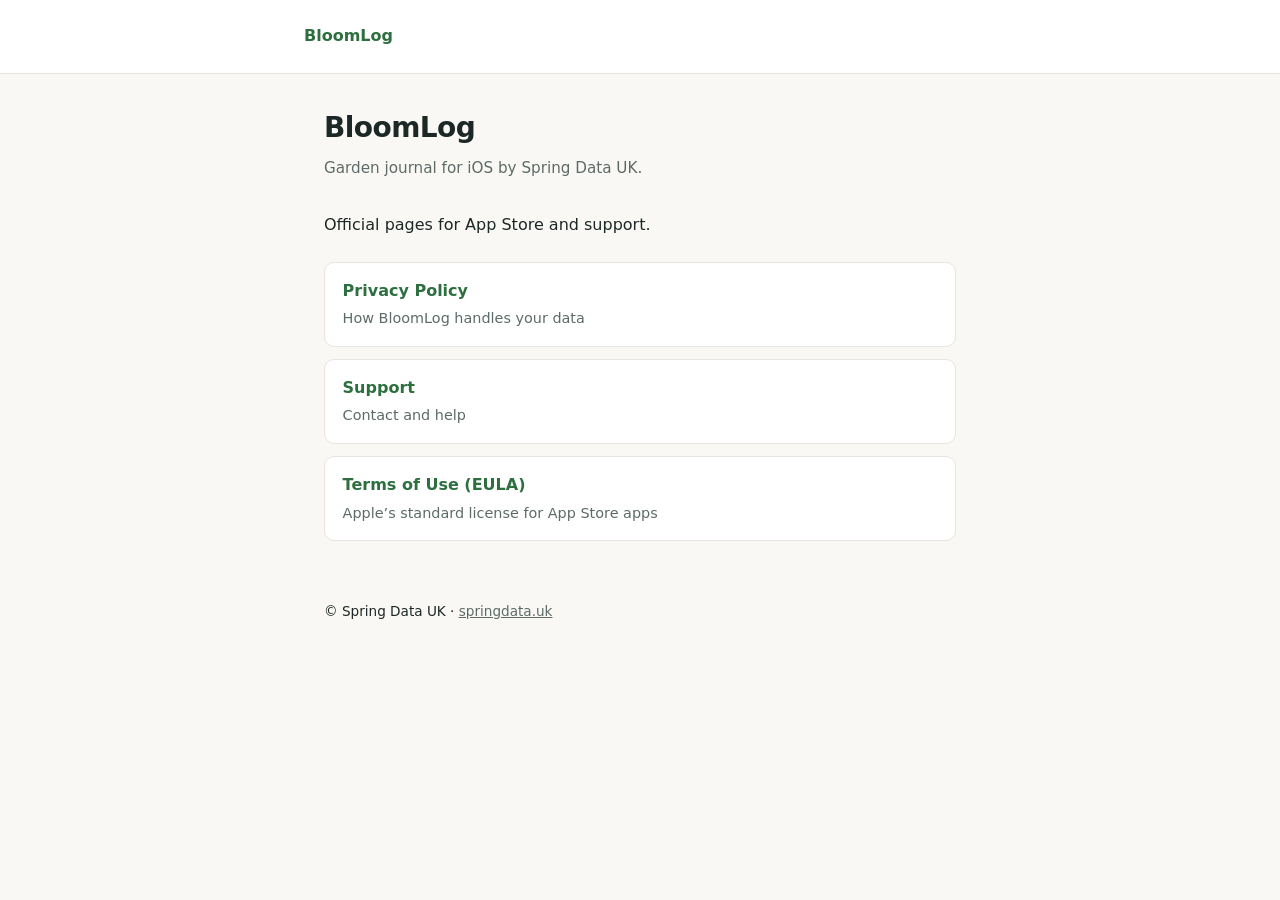
<file: docs/index.html>
<!DOCTYPE html>
<html lang="en">
<head>
  <meta charset="utf-8">
  <meta name="viewport" content="width=device-width, initial-scale=1">
  <title>BloomLog — Spring Data UK</title>
  <meta name="description" content="BloomLog garden journal: privacy policy and support.">
  <link rel="stylesheet" href="css/site.css">
</head>
<body>
  <header>
    <div class="inner">
      <a href="index.html">BloomLog</a>
    </div>
  </header>
  <main>
    <h1>BloomLog</h1>
    <p class="sub">Garden journal for iOS by Spring Data UK.</p>
    <p>Official pages for App Store and support.</p>
    <ul class="card-list">
      <li>
        <a href="privacy.html">
          Privacy Policy
          <span>How BloomLog handles your data</span>
        </a>
      </li>
      <li>
        <a href="support.html">
          Support
          <span>Contact and help</span>
        </a>
      </li>
      <li>
        <a href="terms.html">
          Terms of Use (EULA)
          <span>Apple’s standard license for App Store apps</span>
        </a>
      </li>
    </ul>
  </main>
  <footer>
    <p>© Spring Data UK · <a href="https://springdata.uk">springdata.uk</a></p>
  </footer>
</body>
</html>
</file>
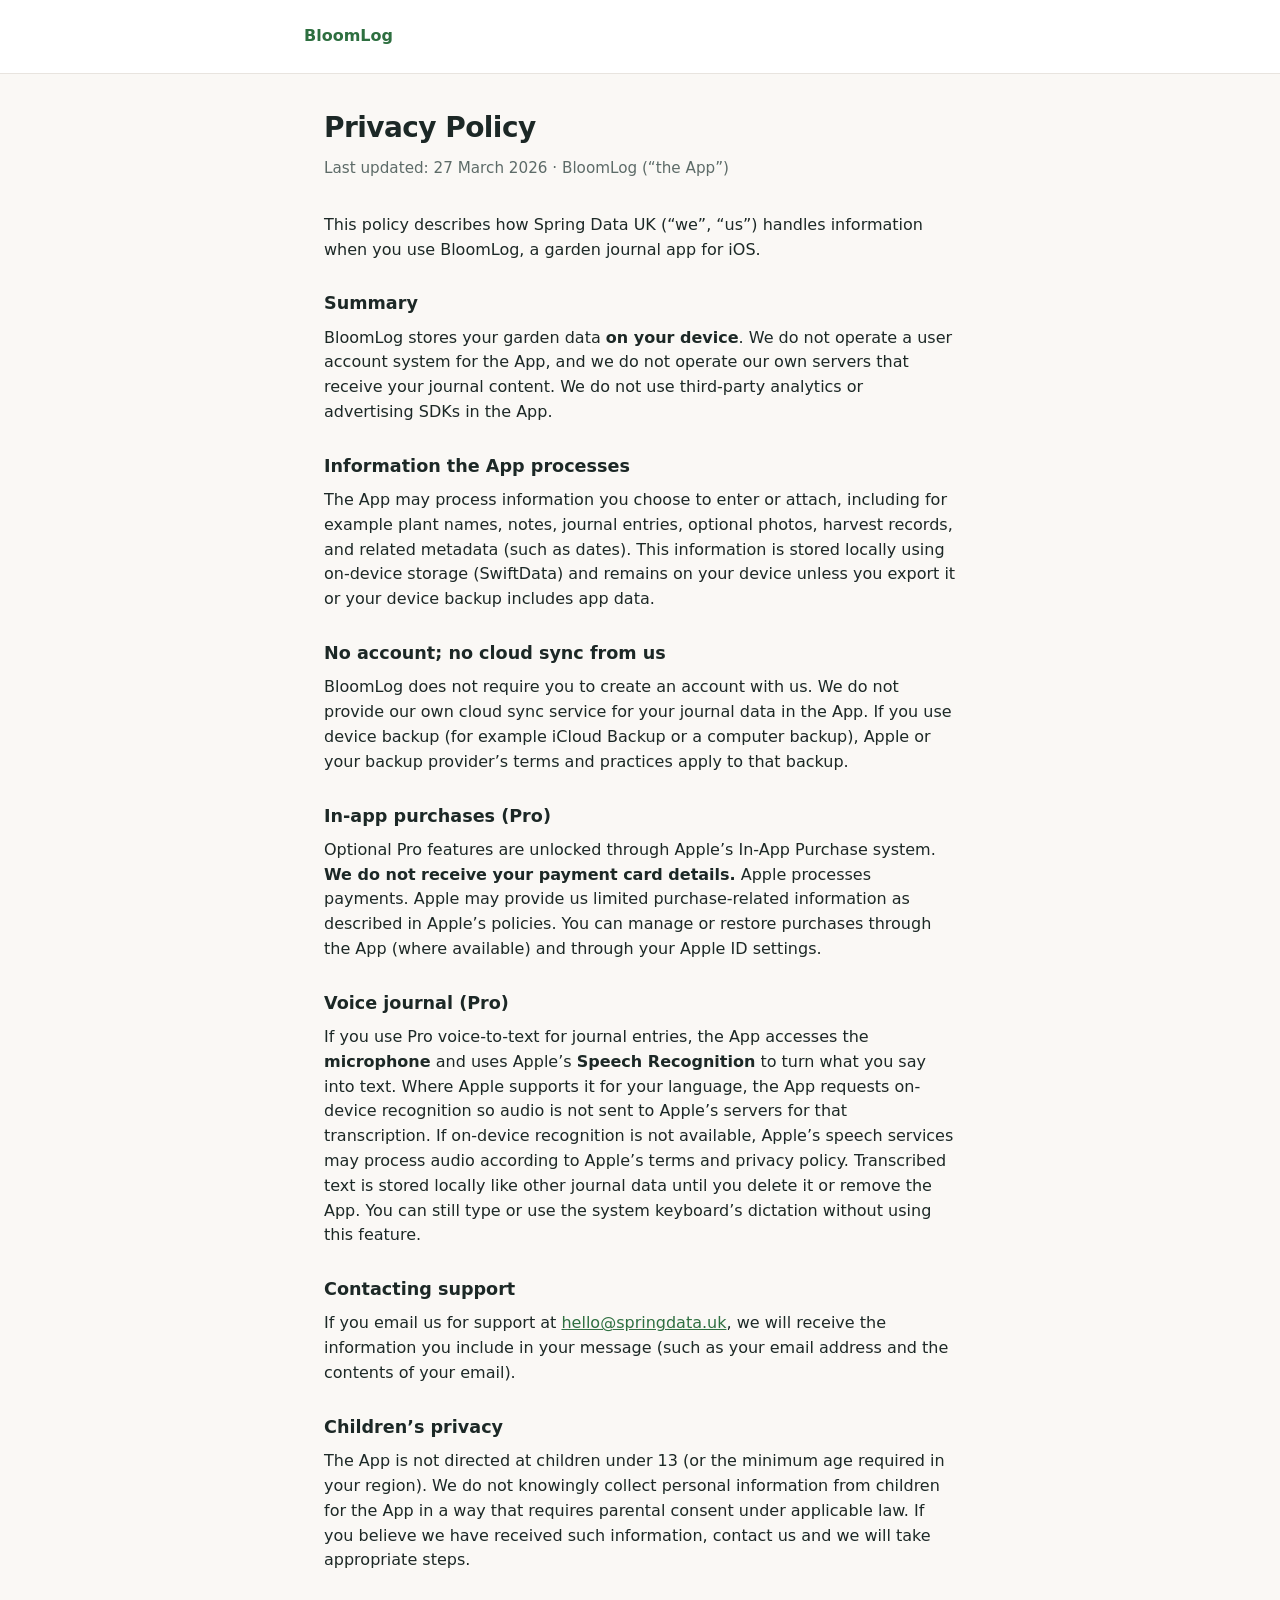
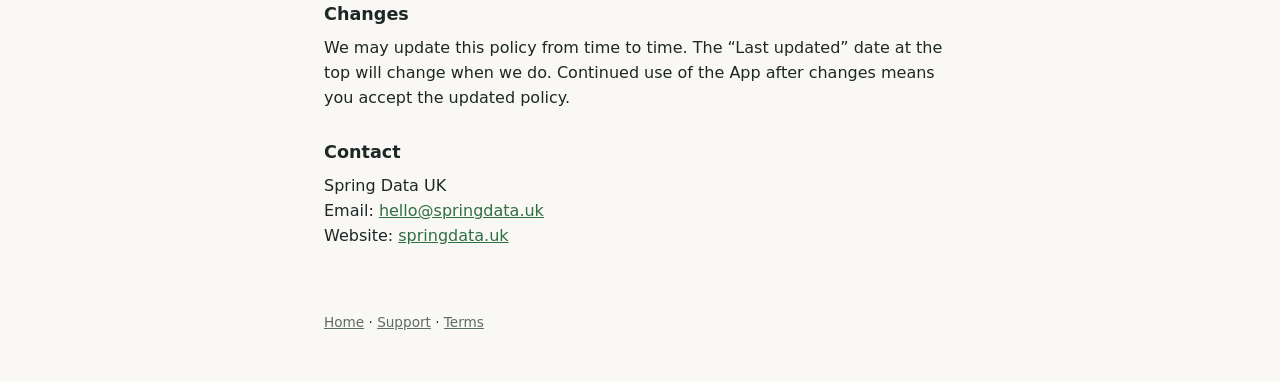
<file: docs/privacy.html>
<!DOCTYPE html>
<html lang="en">
<head>
  <meta charset="utf-8">
  <meta name="viewport" content="width=device-width, initial-scale=1">
  <title>Privacy Policy — BloomLog</title>
  <meta name="description" content="BloomLog privacy policy: local data, no accounts, in-app purchases via Apple.">
  <link rel="stylesheet" href="css/site.css">
</head>
<body>
  <header>
    <div class="inner">
      <a href="index.html">BloomLog</a>
    </div>
  </header>
  <main>
    <h1>Privacy Policy</h1>
    <p class="sub">Last updated: 27 March 2026 · BloomLog (“the App”)</p>

    <p>This policy describes how Spring Data UK (“we”, “us”) handles information when you use BloomLog, a garden journal app for iOS.</p>

    <h2>Summary</h2>
    <p>BloomLog stores your garden data <strong>on your device</strong>. We do not operate a user account system for the App, and we do not operate our own servers that receive your journal content. We do not use third-party analytics or advertising SDKs in the App.</p>

    <h2>Information the App processes</h2>
    <p>The App may process information you choose to enter or attach, including for example plant names, notes, journal entries, optional photos, harvest records, and related metadata (such as dates). This information is stored locally using on-device storage (SwiftData) and remains on your device unless you export it or your device backup includes app data.</p>

    <h2>No account; no cloud sync from us</h2>
    <p>BloomLog does not require you to create an account with us. We do not provide our own cloud sync service for your journal data in the App. If you use device backup (for example iCloud Backup or a computer backup), Apple or your backup provider’s terms and practices apply to that backup.</p>

    <h2>In-app purchases (Pro)</h2>
    <p>Optional Pro features are unlocked through Apple’s In-App Purchase system. <strong>We do not receive your payment card details.</strong> Apple processes payments. Apple may provide us limited purchase-related information as described in Apple’s policies. You can manage or restore purchases through the App (where available) and through your Apple ID settings.</p>

    <h2>Voice journal (Pro)</h2>
    <p>If you use Pro voice-to-text for journal entries, the App accesses the <strong>microphone</strong> and uses Apple’s <strong>Speech Recognition</strong> to turn what you say into text. Where Apple supports it for your language, the App requests on-device recognition so audio is not sent to Apple’s servers for that transcription. If on-device recognition is not available, Apple’s speech services may process audio according to Apple’s terms and privacy policy. Transcribed text is stored locally like other journal data until you delete it or remove the App. You can still type or use the system keyboard’s dictation without using this feature.</p>

    <h2>Contacting support</h2>
    <p>If you email us for support at <a href="mailto:hello@springdata.uk">hello@springdata.uk</a>, we will receive the information you include in your message (such as your email address and the contents of your email).</p>

    <h2>Children’s privacy</h2>
    <p>The App is not directed at children under 13 (or the minimum age required in your region). We do not knowingly collect personal information from children for the App in a way that requires parental consent under applicable law. If you believe we have received such information, contact us and we will take appropriate steps.</p>

    <h2>Changes</h2>
    <p>We may update this policy from time to time. The “Last updated” date at the top will change when we do. Continued use of the App after changes means you accept the updated policy.</p>

    <h2>Contact</h2>
    <p>Spring Data UK<br>
    Email: <a href="mailto:hello@springdata.uk">hello@springdata.uk</a><br>
    Website: <a href="https://springdata.uk">springdata.uk</a></p>
  </main>
  <footer>
    <p><a href="index.html">Home</a> · <a href="support.html">Support</a> · <a href="terms.html">Terms</a></p>
  </footer>
</body>
</html>
</file>
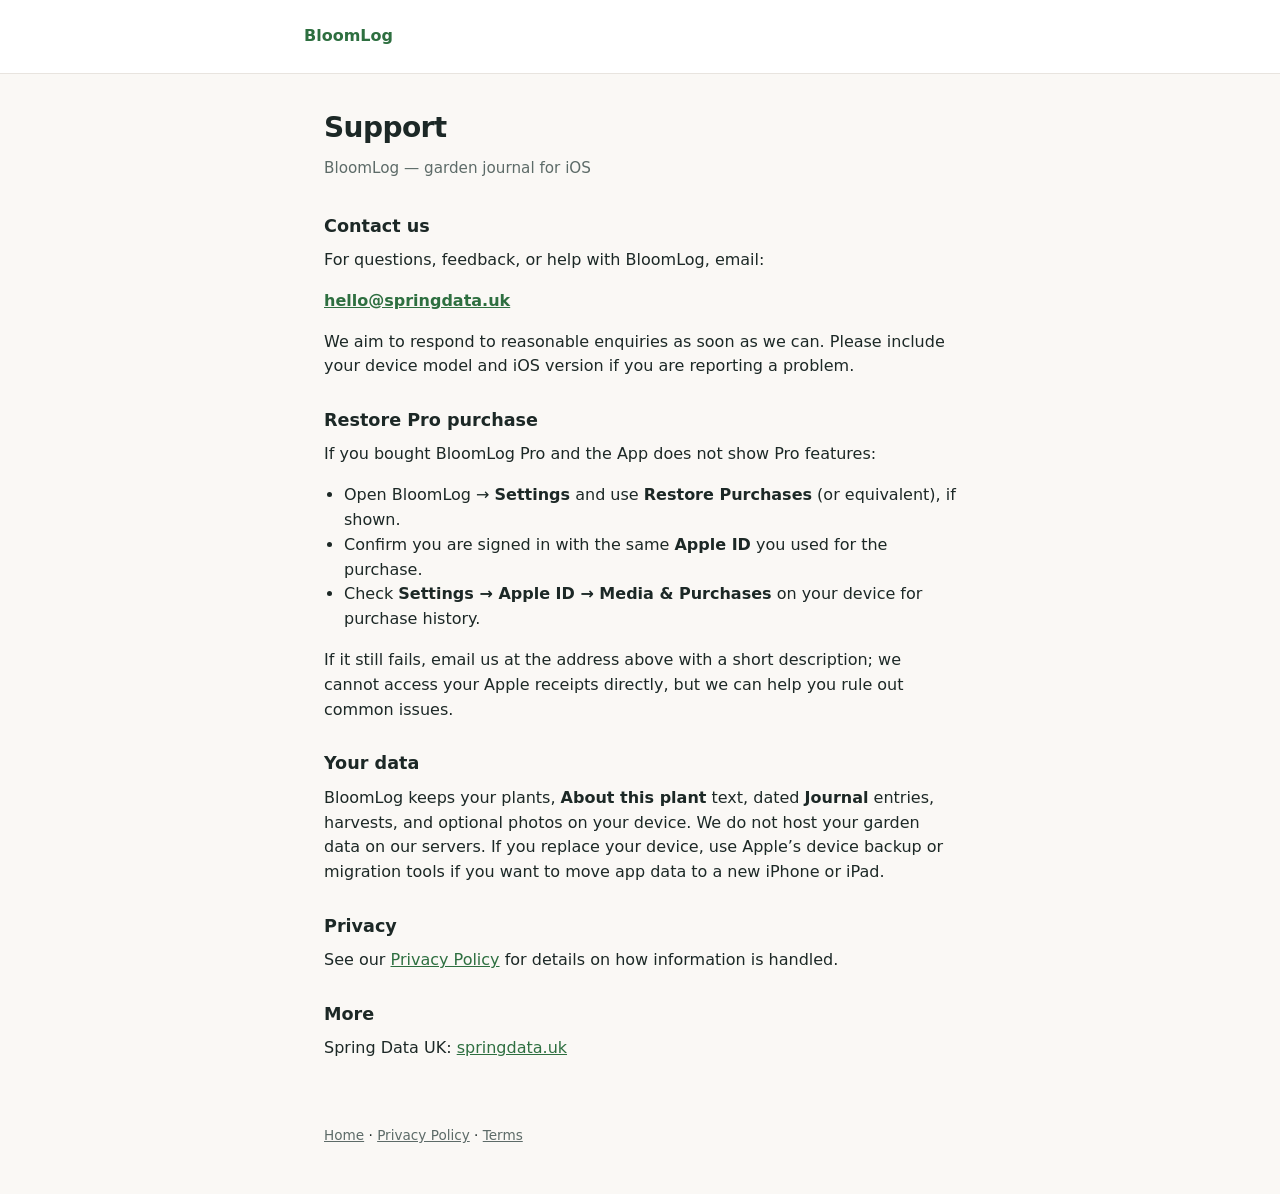
<file: docs/support.html>
<!DOCTYPE html>
<html lang="en">
<head>
  <meta charset="utf-8">
  <meta name="viewport" content="width=device-width, initial-scale=1">
  <title>Support — BloomLog</title>
  <meta name="description" content="BloomLog support: contact, restore purchases, and FAQs.">
  <link rel="stylesheet" href="css/site.css">
</head>
<body>
  <header>
    <div class="inner">
      <a href="index.html">BloomLog</a>
    </div>
  </header>
  <main>
    <h1>Support</h1>
    <p class="sub">BloomLog — garden journal for iOS</p>

    <h2>Contact us</h2>
    <p>For questions, feedback, or help with BloomLog, email:</p>
    <p><strong><a href="mailto:hello@springdata.uk">hello@springdata.uk</a></strong></p>
    <p>We aim to respond to reasonable enquiries as soon as we can. Please include your device model and iOS version if you are reporting a problem.</p>

    <h2>Restore Pro purchase</h2>
    <p>If you bought BloomLog Pro and the App does not show Pro features:</p>
    <ul>
      <li>Open BloomLog → <strong>Settings</strong> and use <strong>Restore Purchases</strong> (or equivalent), if shown.</li>
      <li>Confirm you are signed in with the same <strong>Apple ID</strong> you used for the purchase.</li>
      <li>Check <strong>Settings → Apple ID → Media &amp; Purchases</strong> on your device for purchase history.</li>
    </ul>
    <p>If it still fails, email us at the address above with a short description; we cannot access your Apple receipts directly, but we can help you rule out common issues.</p>

    <h2>Your data</h2>
    <p>BloomLog keeps your plants, <strong>About this plant</strong> text, dated <strong>Journal</strong> entries, harvests, and optional photos on your device. We do not host your garden data on our servers. If you replace your device, use Apple’s device backup or migration tools if you want to move app data to a new iPhone or iPad.</p>

    <h2>Privacy</h2>
    <p>See our <a href="privacy.html">Privacy Policy</a> for details on how information is handled.</p>

    <h2>More</h2>
    <p>Spring Data UK: <a href="https://springdata.uk">springdata.uk</a></p>
  </main>
  <footer>
    <p><a href="index.html">Home</a> · <a href="privacy.html">Privacy Policy</a> · <a href="terms.html">Terms</a></p>
  </footer>
</body>
</html>
</file>
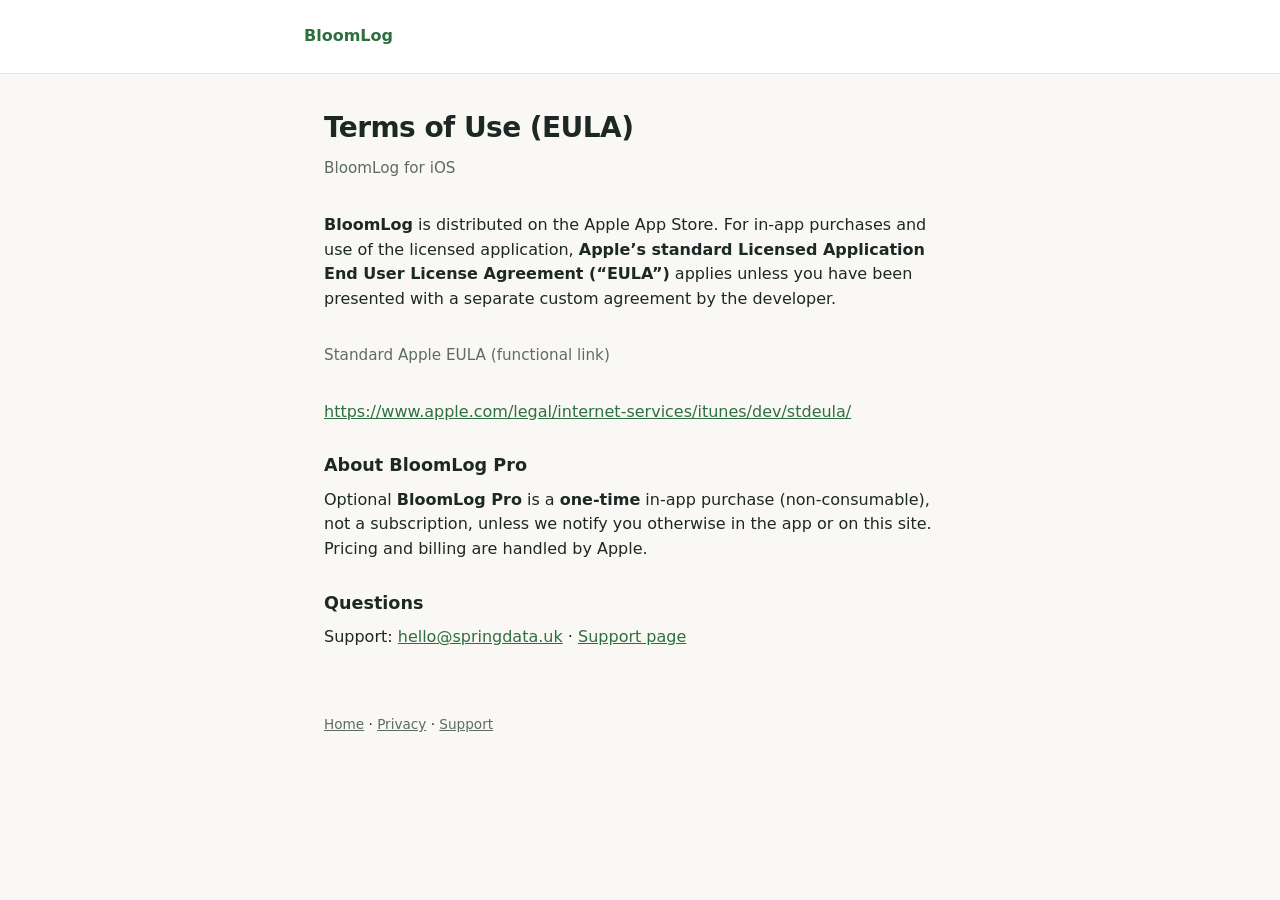
<file: docs/terms.html>
<!DOCTYPE html>
<html lang="en">
<head>
  <meta charset="utf-8">
  <meta name="viewport" content="width=device-width, initial-scale=1">
  <title>Terms of Use (EULA) — BloomLog</title>
  <meta name="description" content="BloomLog uses Apple’s standard end user license agreement (EULA) for the App Store.">
  <link rel="stylesheet" href="css/site.css">
</head>
<body>
  <header>
    <div class="inner">
      <a href="index.html">BloomLog</a>
    </div>
  </header>
  <main>
    <h1>Terms of Use (EULA)</h1>
    <p class="sub">BloomLog for iOS</p>

    <p><strong>BloomLog</strong> is distributed on the Apple App Store. For in-app purchases and use of the licensed application, <strong>Apple’s standard Licensed Application End User License Agreement (“EULA”)</strong> applies unless you have been presented with a separate custom agreement by the developer.</p>

    <p class="sub" style="margin-top: 2rem;">Standard Apple EULA (functional link)</p>
    <p><a href="https://www.apple.com/legal/internet-services/itunes/dev/stdeula/">https://www.apple.com/legal/internet-services/itunes/dev/stdeula/</a></p>

    <h2>About BloomLog Pro</h2>
    <p>Optional <strong>BloomLog Pro</strong> is a <strong>one-time</strong> in-app purchase (non-consumable), not a subscription, unless we notify you otherwise in the app or on this site. Pricing and billing are handled by Apple.</p>

    <h2>Questions</h2>
    <p>Support: <a href="mailto:hello@springdata.uk">hello@springdata.uk</a> · <a href="support.html">Support page</a></p>
  </main>
  <footer>
    <p><a href="index.html">Home</a> · <a href="privacy.html">Privacy</a> · <a href="support.html">Support</a></p>
  </footer>
</body>
</html>
</file>
<file: docs/css/site.css>
:root {
  --bg: #faf8f5;
  --text: #1c2826;
  --muted: #5d6b68;
  --accent: #2e6f40;
  --border: #e8e4df;
  --max: 42rem;
}

* {
  box-sizing: border-box;
}

body {
  margin: 0;
  font-family: system-ui, -apple-system, "Segoe UI", Roboto, "Helvetica Neue", Arial, sans-serif;
  font-size: 1rem;
  line-height: 1.55;
  color: var(--text);
  background: var(--bg);
}

header {
  padding: 1.5rem 1.25rem;
  border-bottom: 1px solid var(--border);
  background: #fff;
}

header .inner {
  max-width: var(--max);
  margin: 0 auto;
}

header a {
  color: var(--accent);
  text-decoration: none;
  font-weight: 600;
}

header a:hover {
  text-decoration: underline;
}

main {
  max-width: var(--max);
  margin: 0 auto;
  padding: 2rem 1.25rem 3rem;
}

h1 {
  font-size: 1.75rem;
  font-weight: 700;
  margin: 0 0 0.5rem;
  letter-spacing: -0.02em;
}

.sub {
  color: var(--muted);
  font-size: 0.95rem;
  margin: 0 0 2rem;
}

h2 {
  font-size: 1.1rem;
  font-weight: 650;
  margin: 1.75rem 0 0.5rem;
  color: var(--text);
}

p,
ul {
  margin: 0 0 1rem;
  color: var(--text);
}

ul {
  padding-left: 1.25rem;
}

a {
  color: var(--accent);
}

a:hover {
  text-decoration: underline;
}

.card-list {
  list-style: none;
  padding: 0;
  margin: 1.5rem 0 0;
}

.card-list li {
  margin-bottom: 0.75rem;
}

.card-list a {
  display: block;
  padding: 1rem 1.1rem;
  background: #fff;
  border: 1px solid var(--border);
  border-radius: 10px;
  text-decoration: none;
  font-weight: 600;
  color: var(--accent);
}

.card-list a:hover {
  border-color: var(--accent);
  text-decoration: none;
}

.card-list a span {
  display: block;
  font-weight: 400;
  font-size: 0.9rem;
  color: var(--muted);
  margin-top: 0.25rem;
}

footer {
  max-width: var(--max);
  margin: 0 auto;
  padding: 0 1.25rem 2rem;
  font-size: 0.85rem;
  color: var(--muted);
}

footer a {
  color: var(--muted);
}
</file>
